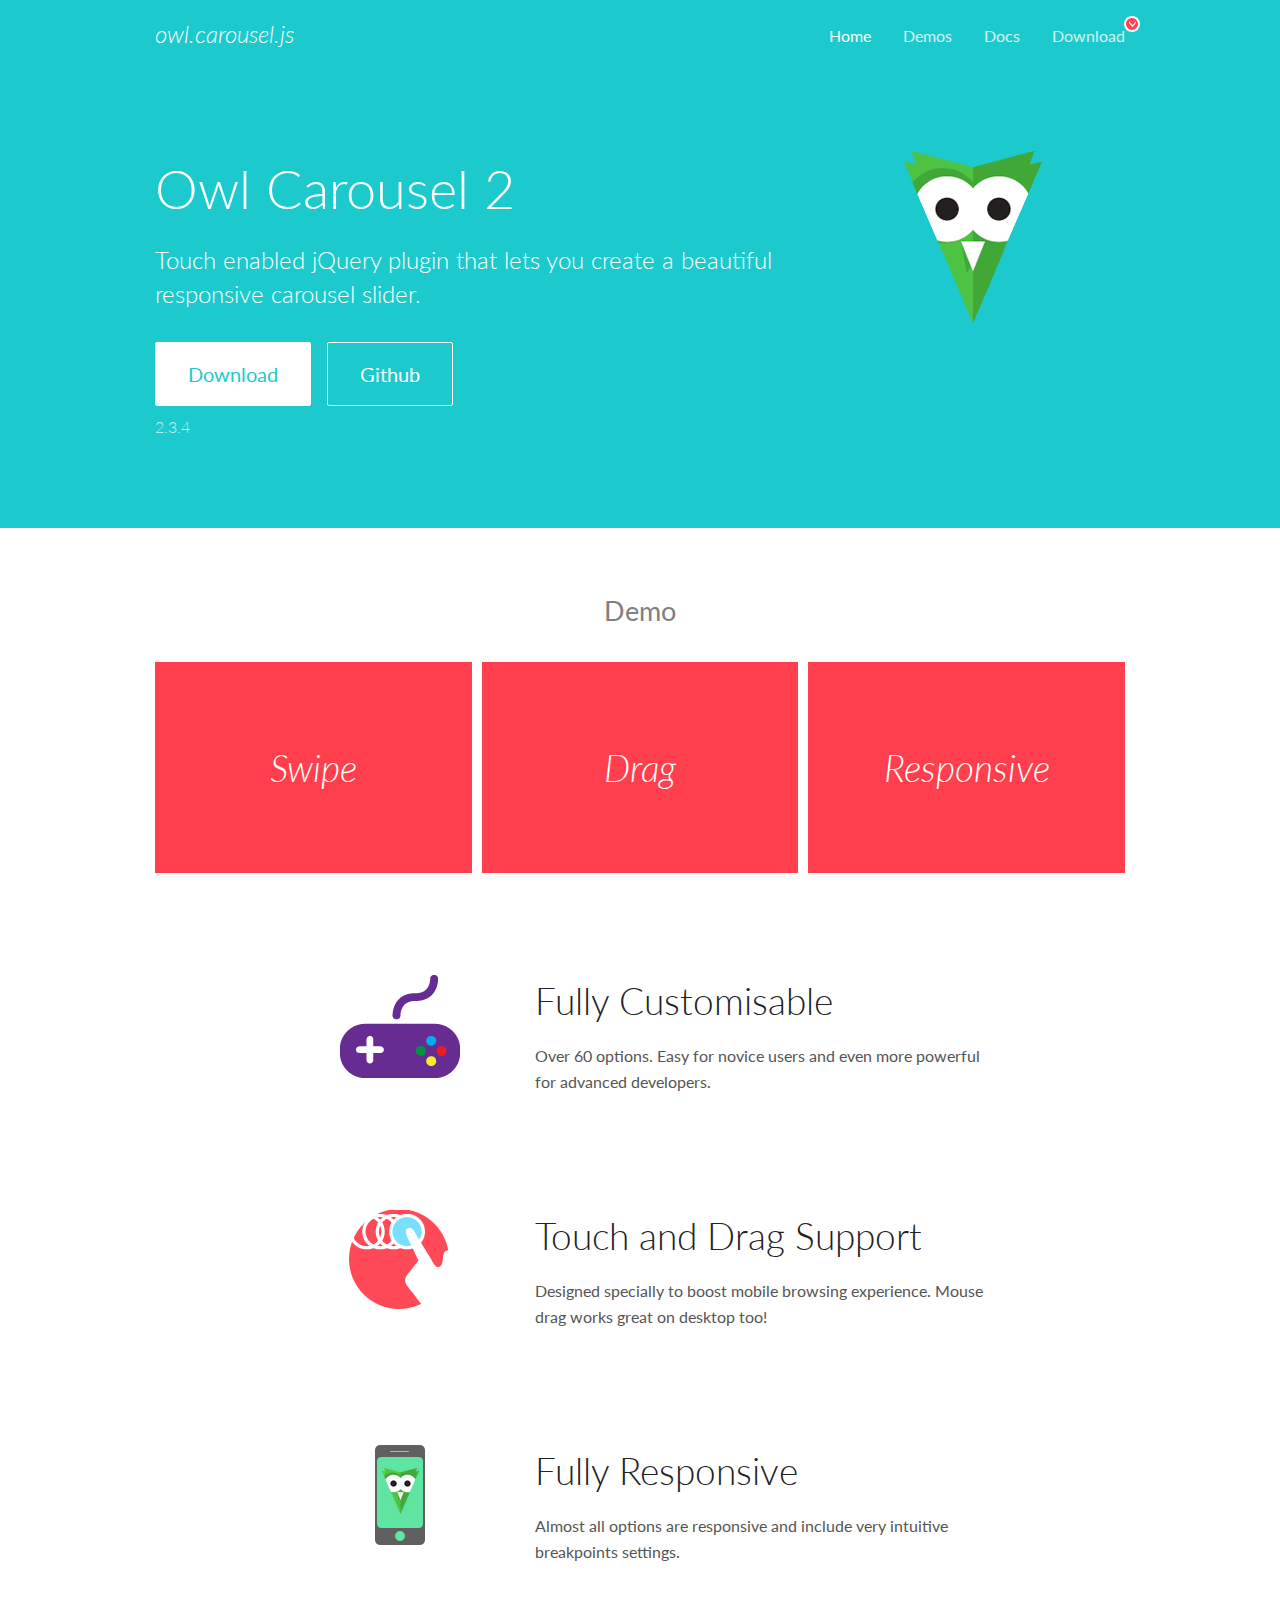
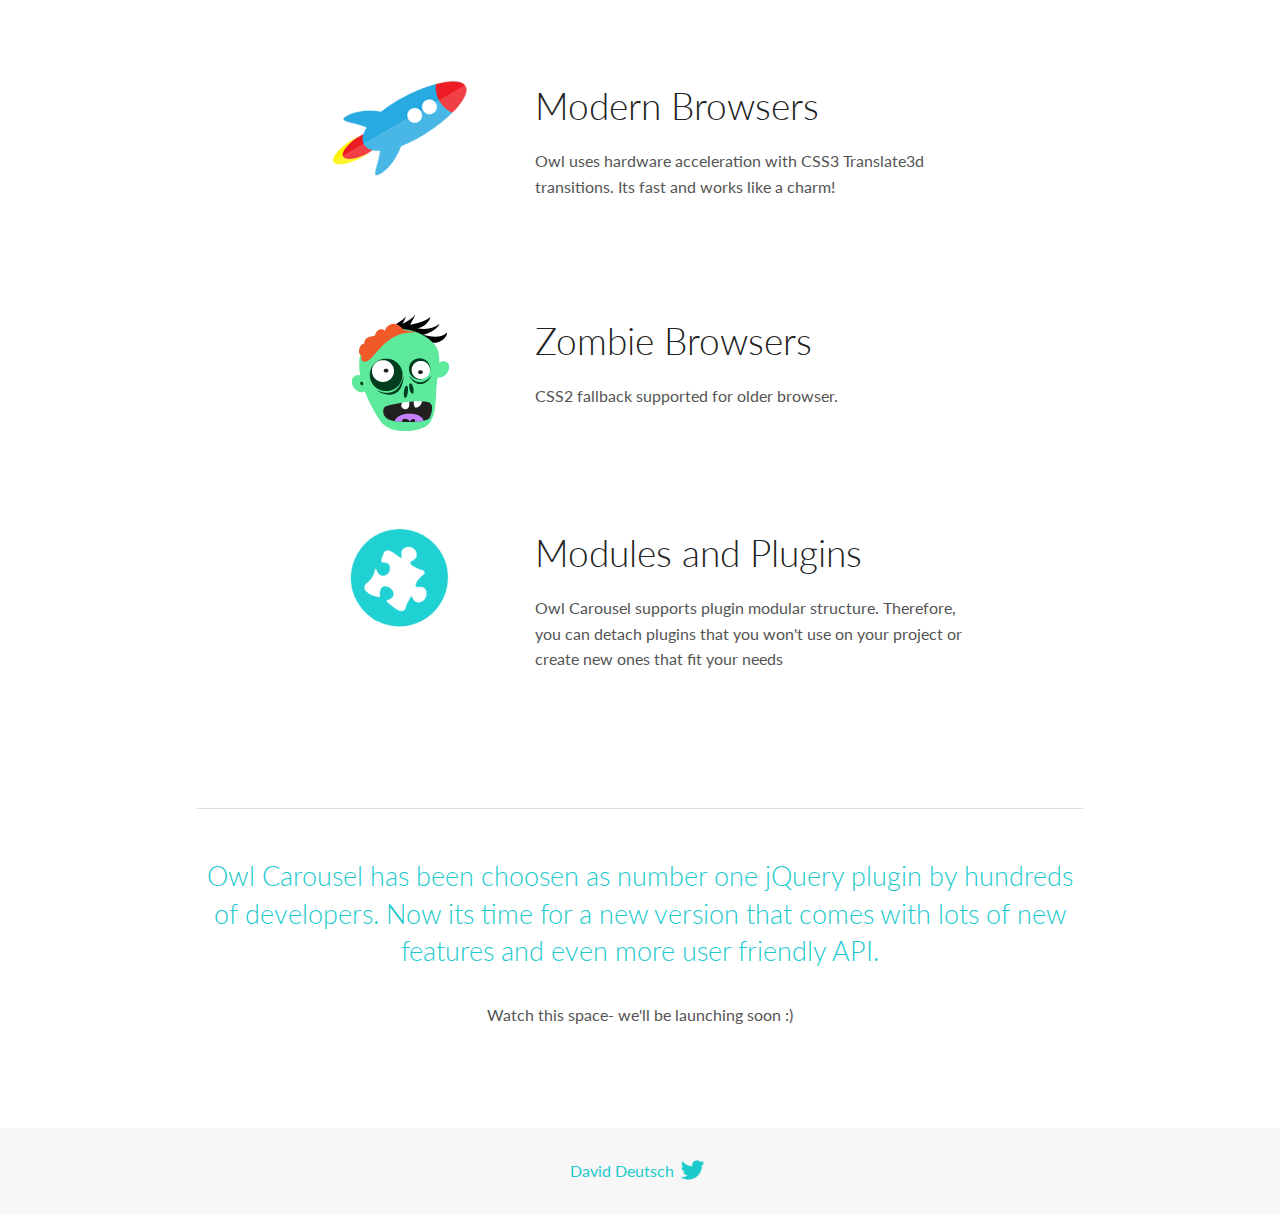
<file: OwlCarousel2-2.3.4/docs/index.html>
<!DOCTYPE html>
<html lang="en">
  <head>

    <!-- head -->
    <meta charset="utf-8">
    <meta name="msapplication-tap-highlight" content="no" />
    <meta name="viewport" content="width=device-width, initial-scale=1.0" />
    <meta name="description" content="Touch enabled jQuery plugin that lets you create beautiful responsive carousel slider.">
    <meta name="author" content="David Deutsch">
    <title>
      Home | Owl Carousel | 2.3.4
    </title>

    <!-- Stylesheets -->
    <link href='https://fonts.googleapis.com/css?family=Lato:300,400,700,400italic,300italic' rel='stylesheet' type='text/css'>
    <link rel="stylesheet" href="assets/css/docs.theme.min.css">

    <!-- Owl Stylesheets -->
    <link rel="stylesheet" href="assets/owlcarousel/assets/owl.carousel.min.css">
    <link rel="stylesheet" href="assets/owlcarousel/assets/owl.theme.default.min.css">

    <!-- HTML5 shim and Respond.js IE8 support of HTML5 elements and media queries -->

    <!--[if lt IE 9]>
      <script src="https://oss.maxcdn.com/libs/html5shiv/3.7.0/html5shiv.js"></script>
      <script src="https://oss.maxcdn.com/libs/respond.js/1.3.0/respond.min.js"></script>
    <![endif]-->

    <!-- Favicons -->
    <link rel="apple-touch-icon-precomposed" sizes="144x144" href="assets/ico/apple-touch-icon-144-precomposed.png">
    <link rel="shortcut icon" href="assets/ico/favicon.png">
    <link rel="shortcut icon" href="favicon.ico">

    <!-- Yeah i know js should not be in header. Its required for demos.-->

    <!-- javascript -->
    <script src="assets/vendors/jquery.min.js"></script>
    <script src="assets/owlcarousel/owl.carousel.js"></script>
  </head>
  <body>

    <!-- header -->
    <header class="header">
      <div class="row">
        <div class="large-12 columns">
          <div class="brand left">
            <h3>
              <a href="/OwlCarousel2/">owl.carousel.js</a> 
            </h3>
          </div>
          <a id="toggle-nav" class="right">
            <span></span> <span></span> <span></span> 
          </a> 
          <div class="nav-bar">
            <ul class="clearfix">
              <li class="active">
                <a href="/OwlCarousel2/index.html">Home</a> 
              </li>
              <li> <a href="/OwlCarousel2/demos/demos.html">Demos</a>  </li>
              <li> <a href="/OwlCarousel2/docs/started-welcome.html">Docs</a>  </li>
              <li>
                <a href="https://github.com/OwlCarousel2/OwlCarousel2/archive/2.3.4.zip">Download</a> 
                <span class="download"></span> 
              </li>
            </ul>
          </div>
        </div>
      </div>
    </header>

    <!-- home panel -->
    <section id="hero">
      <div class="row">
        <div class="large-8 medium-8 columns">
          <h1>Owl Carousel 2</h1>
          <h4>Touch enabled jQuery plugin that lets you create a beautiful responsive carousel slider.</h4>
          <a href="https://github.com/OwlCarousel2/OwlCarousel2/archive/2.3.4.zip" class="hero-button">Download</a> 
          <a href="https://github.com/OwlCarousel2/OwlCarousel2" class="hero-button outline">Github</a> 
          <p>2.3.4</p>
        </div>
        <div class="large-4 medium-4 columns">
          <img class="owl-logo" src="assets/img/owl-logo.png" alt="mr. Owl">
        </div>
      </div>
    </section>

    <!-- body -->
    <div class="home-demo">
      <div class="row">
        <div class="large-12 columns">
          <h3>Demo</h3>
          <div class="owl-carousel">
            <div class="item">
              <h2>Swipe</h2>
            </div>
            <div class="item">
              <h2>Drag</h2>
            </div>
            <div class="item">
              <h2>Responsive</h2>
            </div>
            <div class="item">
              <h2>CSS3</h2>
            </div>
            <div class="item">
              <h2>Fast</h2>
            </div>
            <div class="item">
              <h2>Easy</h2>
            </div>
            <div class="item">
              <h2>Free</h2>
            </div>
            <div class="item">
              <h2>Upgradable</h2>
            </div>
            <div class="item">
              <h2>Tons of options</h2>
            </div>
            <div class="item">
              <h2>Infinity</h2>
            </div>
            <div class="item">
              <h2>Auto Width</h2>
            </div>
          </div>
        </div>
      </div>
    </div>
    <script>
      var owl = $('.owl-carousel');
      owl.owlCarousel({
        margin: 10,
        loop: true,
        responsive: {
          0: {
            items: 1
          },
          600: {
            items: 2
          },
          1000: {
            items: 3
          }
        }
      })
    </script>

    <!-- features -->
    <div id="features">
      <div class="row">
        <div class="small-12 medium-9 small-centered columns">
          <section class="row feature">
            <div class="medium-4 small-12 columns">
              <img src="assets/img/feature-options.png" alt="">
            </div>
            <div class="medium-8 small-12 columns">
              <h2>Fully Customisable</h2>
              <p>Over 60 options. Easy for novice users and even more powerful for advanced developers.</p>
            </div>
          </section>
          <section class="row feature">
            <div class="medium-4 small-12 columns">
              <img src="assets/img/feature-drag.png" alt="">
            </div>
            <div class="medium-8 small-12 columns">
              <h2>Touch and Drag Support</h2>
              <p>Designed specially to boost mobile browsing experience. Mouse drag works great on desktop too!</p>
            </div>
          </section>
          <section class="row feature">
            <div class="medium-4 small-12 columns">
              <img src="assets/img/feature-responsive.png" alt="">
            </div>
            <div class="medium-8 small-12 columns">
              <h2>Fully Responsive</h2>
              <p>Almost all options are responsive and include very intuitive breakpoints settings.</p>
            </div>
          </section>
          <section class="row feature">
            <div class="medium-4 small-12 columns">
              <img src="assets/img/feature-modern.png" alt="">
            </div>
            <div class="medium-8 small-12 columns">
              <h2>Modern Browsers</h2>
              <p>Owl uses hardware acceleration with CSS3 Translate3d transitions. Its fast and works like a charm! </p>
            </div>
          </section>
          <section class="row feature">
            <div class="medium-4 small-12 columns">
              <img src="assets/img/feature-zombie.png" alt="">
            </div>
            <div class="medium-8 small-12 columns">
              <h2>Zombie Browsers</h2>
              <p>CSS2 fallback supported for older browser.</p>
            </div>
          </section>
          <section class="row feature">
            <div class="medium-4 small-12 columns">
              <img src="assets/img/feature-module.png" alt="">
            </div>
            <div class="medium-8 small-12 columns">
              <h2>Modules and Plugins</h2>
              <p>Owl Carousel supports plugin modular structure. Therefore, you can detach plugins that you won&#x27;t use on your project or create new ones that fit your needs</p>
            </div>
          </section>
        </div>
      </div>
    </div>

    <!-- footer -->
    <section id="teaser-text">
      <div class="row">
        <div class="small-12 medium-11 small-centered columns">
          <hr>
          <h3 id="owl-carousel-has-been-choosen-as-number-one-jquery-plugin-by-hundreds-of-developers-now-its-time-for-a-new-version-that-comes-with-lots-of-new-features-and-even-more-user-friendly-api-">Owl Carousel has been choosen as number one jQuery plugin by hundreds of developers. Now its time for a new version that comes with lots of new features and even more user friendly API.</h3>
          <p>Watch this space- we&#39;ll be launching soon :)</p>
        </div>
      </div>
    </section>

    <!-- footer -->
    <footer class="footer">
      <div class="row">
        <div class="large-12 columns">
          <h5>
            <a href="/OwlCarousel2/docs/support-contact.html">David Deutsch</a> 
            <a id="custom-tweet-button" href="https://twitter.com/share?url=https://github.com/OwlCarousel2/OwlCarousel2&text=Owl Carousel - This is so awesome! " target="_blank"></a> 
          </h5>
        </div>
      </div>
    </footer>

    <!-- vendors -->
    <script src="assets/vendors/highlight.js"></script>
    <script src="assets/js/app.js"></script>
  </body>
</html>
</file>
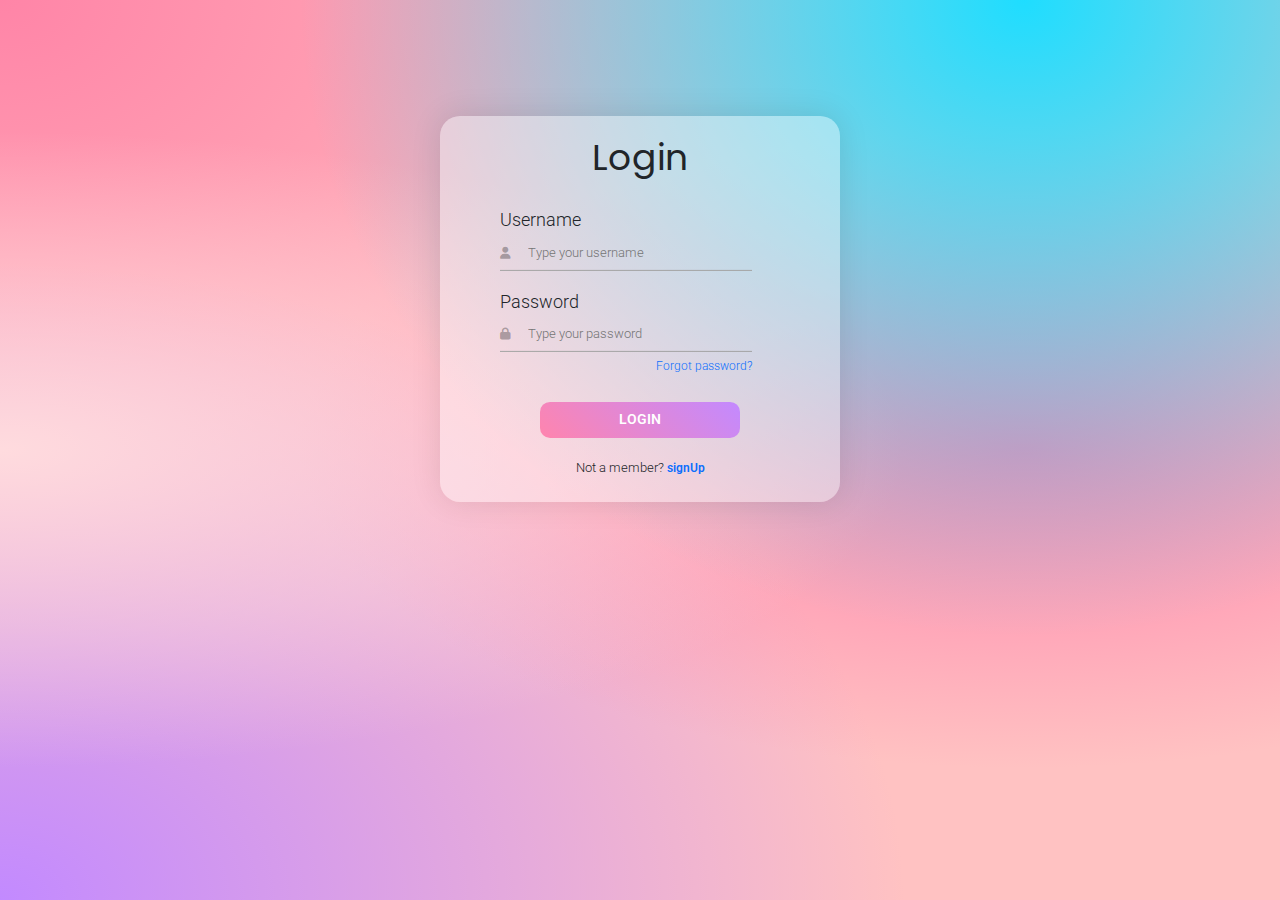
<file: Login.html>
<html lang="en">
<head>
  <meta charset="UTF-8">
  <meta http-equiv="X-UA-Compatible" content="IE=edge">
  <meta name="viewport" content="width=device-width, initial-scale=1.0">
  <title>Login</title>
  <link rel="stylesheet" href="Other/fontawesome.css">
  <link rel="stylesheet" href="Other/solid.css">
  <link rel="stylesheet" href="Other/all.css">
  <link rel="stylesheet" href="Other/css/bootstrap.css">
  <link rel="stylesheet" href="signup-signIn.css">
  <link rel="stylesheet" href="https://use.fontawesome.com/releases/v5.15.2/css/all.css" integrity="sha384-vSIIfh2YWi9wW0r9iZe7RJPrKwp6bG+s9QZMoITbCckVJqGCCRhc+ccxNcdpHuYu" crossorigin="anonymous">
</head>
<body>
  <section class="top-login-form">
    <h1>Login</h1>
    <div class="login-form">
      <h4>Username</h4>
      <div class="username-input">
        <i class="fas fa-user"></i>
        <input type="text" placeholder="Type your username">
      </div>
      <h4>Password</h4>
      <div class="password-input">
        <i class="fas fa-lock"></i>
        <input type="text" placeholder="Type your password">
      </div>
      <p><a href="#">Forgot password?</a></p>
    </div>
    <a href="#" class="login-btn">
     LOGIN
    </a>
    <div class="alternative-signup">
      <p>Not a member? <span><a href="signUp.html">signUp</a></span></p>
    </div>
  </section>
</body>
</html>
</file>
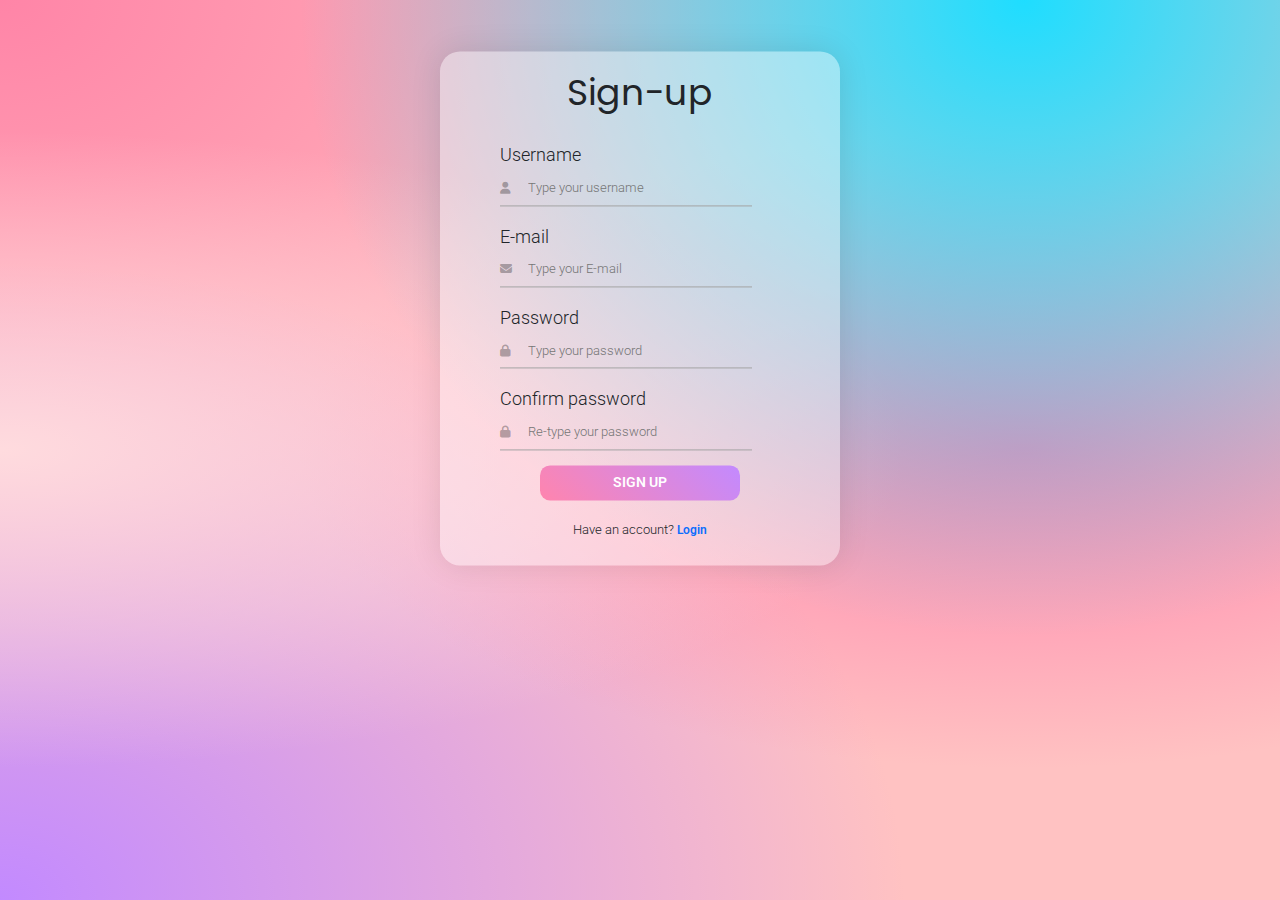
<file: signUp.html>
<html lang="en">
<head>
  <meta charset="UTF-8">
  <meta http-equiv="X-UA-Compatible" content="IE=edge">
  <meta name="viewport" content="width=device-width, initial-scale=1.0">
  <title>Sign-up</title>
  <link rel="stylesheet" href="Other/fontawesome.css">
  <link rel="stylesheet" href="Other/solid.css">
  <link rel="stylesheet" href="Other/all.css">
  <link rel="stylesheet" href="Other/css/bootstrap.css">
  <link rel="stylesheet" href="signup-signIn.css">
  <link rel="stylesheet" href="https://use.fontawesome.com/releases/v5.15.2/css/all.css" integrity="sha384-vSIIfh2YWi9wW0r9iZe7RJPrKwp6bG+s9QZMoITbCckVJqGCCRhc+ccxNcdpHuYu" crossorigin="anonymous">
</head>
<body>
  <section>
    <h1>Sign-up</h1>
    <div class="login-form">
      <h4>Username</h4>
      <div class="username-input">
        <i class="fas fa-user"></i>
        <input type="text" placeholder="Type your username">
      </div>
      <h4>E-mail</h4>
      <div class="username-input">
        <i class="fa-solid fa-envelope"></i>
        <input type="text" placeholder="Type your E-mail">
      </div>
      <h4>Password</h4>
      <div class="password-input">
        <i class="fas fa-lock"></i>
        <input type="text" placeholder="Type your password">
      </div>
      <h4>Confirm password</h4>
      <div class="password-input">
        <i class="fas fa-lock"></i>
        <input type="text" placeholder="Re-type your password">
      </div>
      <!-- <p><a href="#">Forgot password?</a></p> -->
    </div>
    <a href="#" class="login-btn">
     SIGN UP
    </a>
    <div class="alternative-signup">
      <p>Have an account? <span><a href="Login.html">Login</a></span></p>
    </div>
  </section>
</body>
</html>
</file>
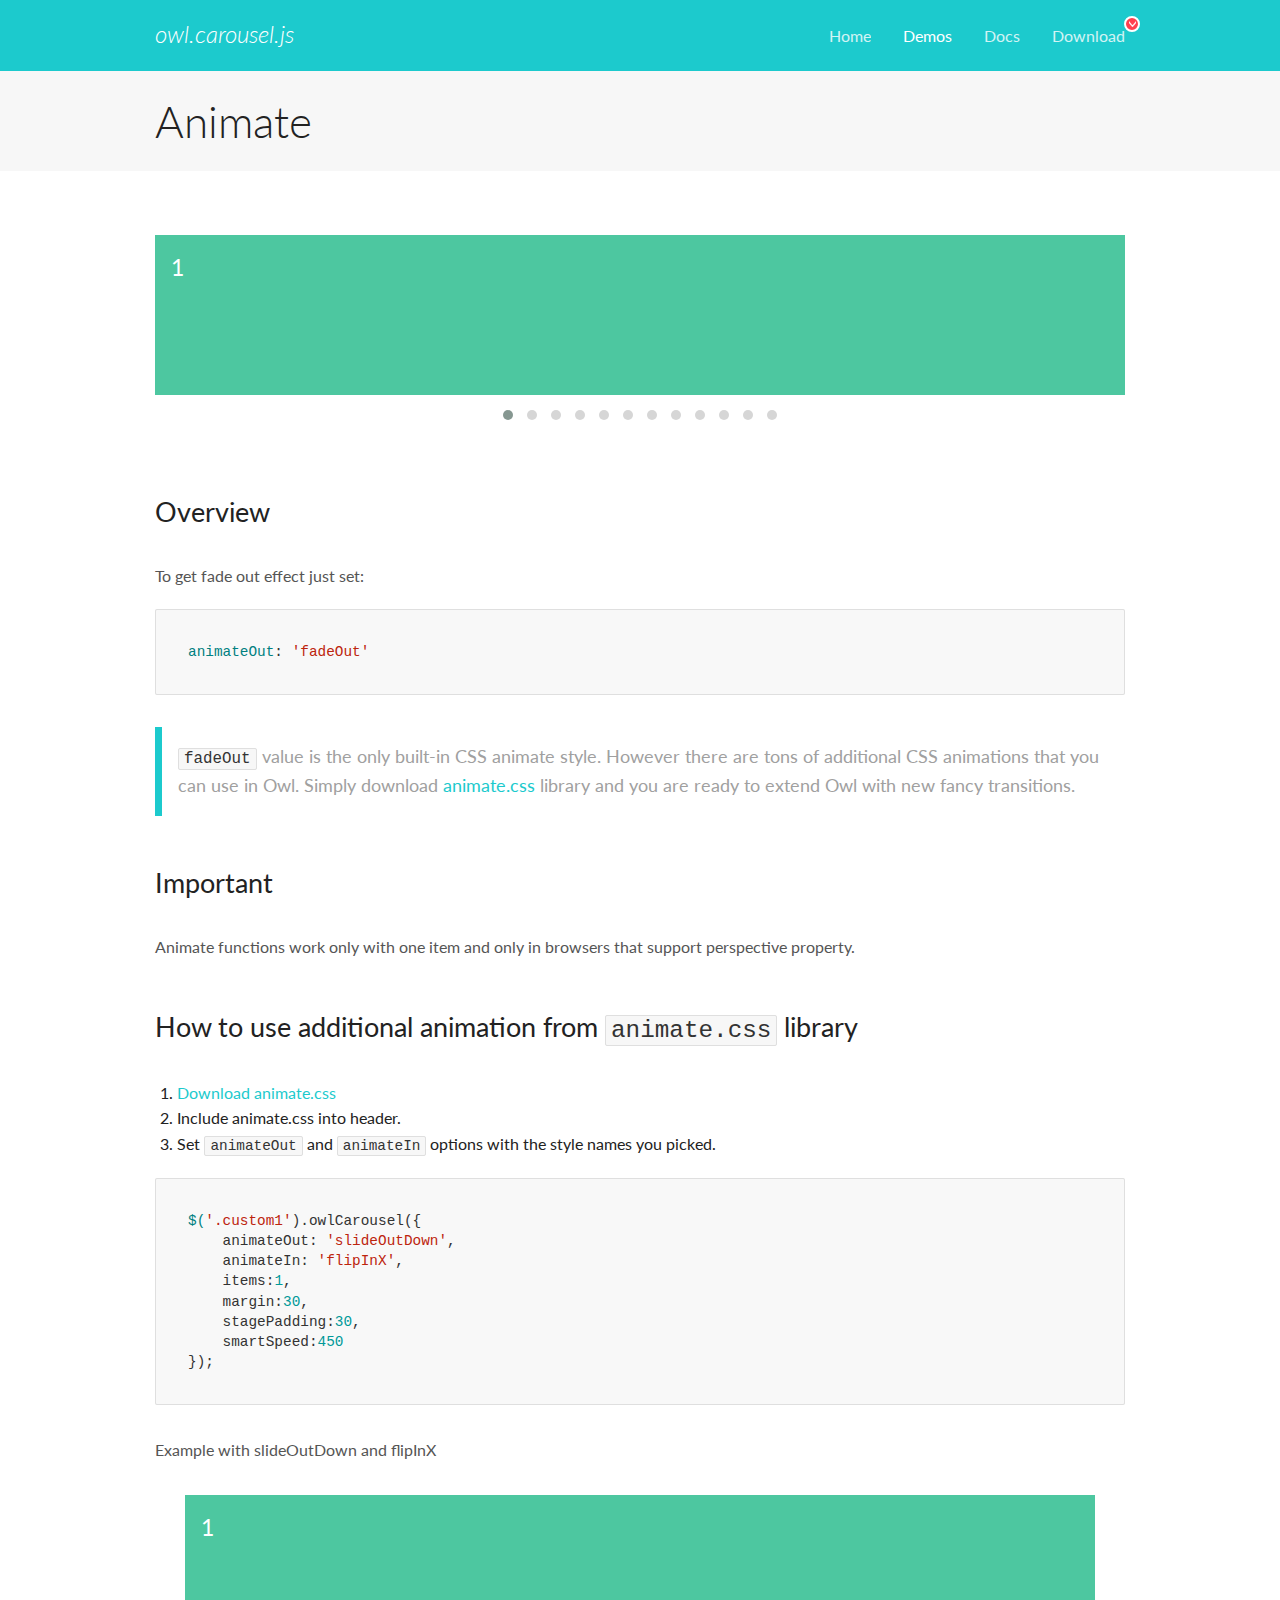
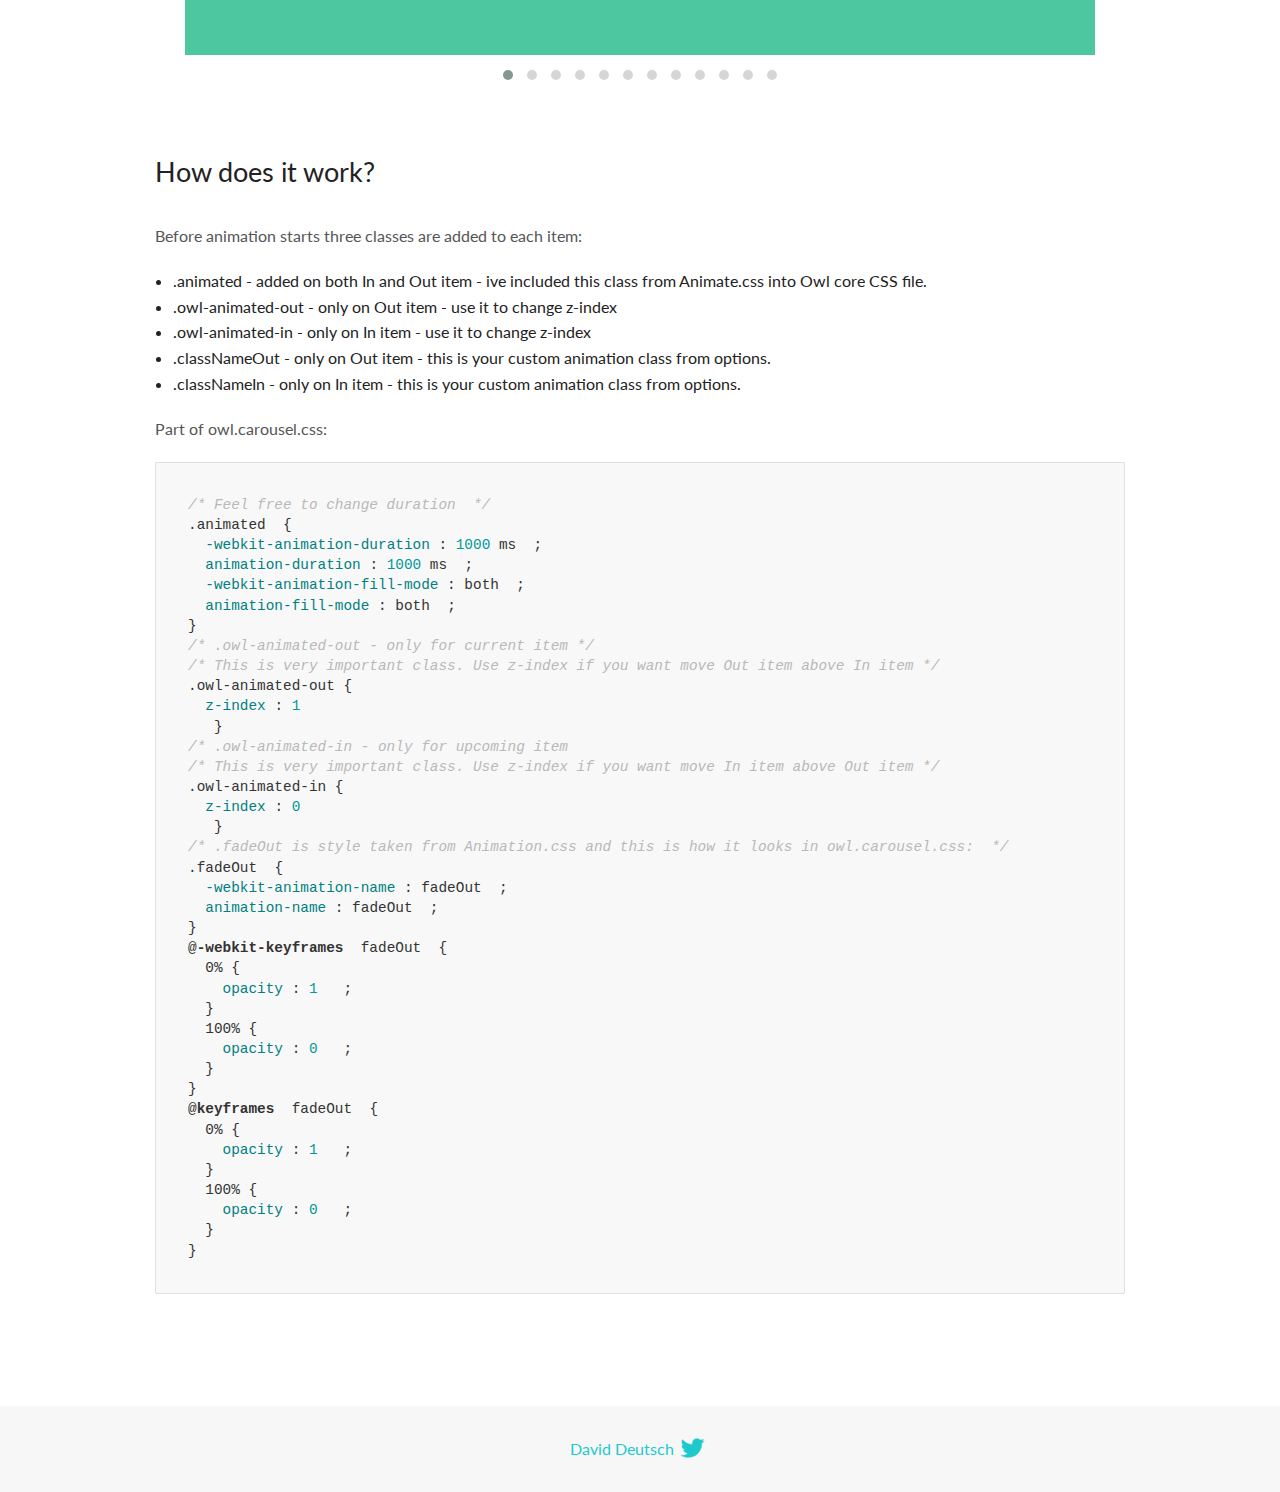
<file: OwlCarousel2-2.3.4/docs/demos/animate.html>
<!DOCTYPE html>
<html lang="en">
  <head>

    <!-- head -->
    <meta charset="utf-8">
    <meta name="msapplication-tap-highlight" content="no" />
    <meta name="viewport" content="width=device-width, initial-scale=1.0" />
    <meta name="description" content="Animate carousel">
    <meta name="author" content="David Deutsch">
    <title>
      Animate Demo | Owl Carousel | 2.3.4
    </title>

    <!-- Stylesheets -->
    <link href='https://fonts.googleapis.com/css?family=Lato:300,400,700,400italic,300italic' rel='stylesheet' type='text/css'>
    <link rel="stylesheet" href="../assets/css/docs.theme.min.css">

    <!-- Owl Stylesheets -->
    <link rel="stylesheet" href="../assets/owlcarousel/assets/owl.carousel.min.css">
    <link rel="stylesheet" href="../assets/owlcarousel/assets/owl.theme.default.min.css">

    <!-- HTML5 shim and Respond.js IE8 support of HTML5 elements and media queries -->

    <!--[if lt IE 9]>
      <script src="https://oss.maxcdn.com/libs/html5shiv/3.7.0/html5shiv.js"></script>
      <script src="https://oss.maxcdn.com/libs/respond.js/1.3.0/respond.min.js"></script>
    <![endif]-->

    <!-- Favicons -->
    <link rel="apple-touch-icon-precomposed" sizes="144x144" href="../assets/ico/apple-touch-icon-144-precomposed.png">
    <link rel="shortcut icon" href="../assets/ico/favicon.png">
    <link rel="shortcut icon" href="favicon.ico">

    <!-- Yeah i know js should not be in header. Its required for demos.-->

    <!-- javascript -->
    <script src="../assets/vendors/jquery.min.js"></script>
    <script src="../assets/owlcarousel/owl.carousel.js"></script>
  </head>
  <body>

    <!-- header -->
    <header class="header">
      <div class="row">
        <div class="large-12 columns">
          <div class="brand left">
            <h3>
              <a href="/OwlCarousel2/">owl.carousel.js</a> 
            </h3>
          </div>
          <a id="toggle-nav" class="right">
            <span></span> <span></span> <span></span> 
          </a> 
          <div class="nav-bar">
            <ul class="clearfix">
              <li> <a href="/OwlCarousel2/index.html">Home</a>  </li>
              <li class="active">
                <a href="/OwlCarousel2/demos/demos.html">Demos</a> 
              </li>
              <li> <a href="/OwlCarousel2/docs/started-welcome.html">Docs</a>  </li>
              <li>
                <a href="https://github.com/OwlCarousel2/OwlCarousel2/archive/2.3.4.zip">Download</a> 
                <span class="download"></span> 
              </li>
            </ul>
          </div>
        </div>
      </div>
    </header>

    <!-- title -->
    <section class="title">
      <div class="row">
        <div class="large-12 columns">
          <h1>Animate</h1>
        </div>
      </div>
    </section>

    <!--  Demos -->
    <section id="demos">
      <div class="row">
        <div class="large-12 columns">
          <div class="fadeOut owl-carousel owl-theme">
            <div class="item">
              <h4>1</h4>
            </div>
            <div class="item">
              <h4>2</h4>
            </div>
            <div class="item">
              <h4>3</h4>
            </div>
            <div class="item">
              <h4>4</h4>
            </div>
            <div class="item">
              <h4>5</h4>
            </div>
            <div class="item">
              <h4>6</h4>
            </div>
            <div class="item">
              <h4>7</h4>
            </div>
            <div class="item">
              <h4>8</h4>
            </div>
            <div class="item">
              <h4>9</h4>
            </div>
            <div class="item">
              <h4>10</h4>
            </div>
            <div class="item">
              <h4>11</h4>
            </div>
            <div class="item">
              <h4>12</h4>
            </div>
          </div>
          <h3 id="overview">Overview</h3>
          <p>To get fade out effect just set:</p>
          <pre><code>animateOut: &#39;fadeOut&#39;</code></pre>
          <blockquote>
            <p><code>fadeOut</code> value is the only built-in CSS animate style. However there are tons of additional CSS animations that you can use in Owl. Simply download
              <a href="https://daneden.github.io/animate.css/">animate.css</a>  library and you are ready to extend Owl with new fancy transitions.</p>
          </blockquote>
          <h3 id="important">Important</h3>
          <p>Animate functions work only with one item and only in browsers that support perspective property.</p>
          <h3 id="how-to-use-additional-animation-from-animate-css-library">How to use additional animation from <code>animate.css</code> library</h3>
          <ol>
            <li> <a href="https://daneden.github.io/animate.css/">Download animate.css</a>  </li>
            <li>Include animate.css into header.</li>
            <li>Set <code>animateOut</code> and <code>animateIn</code> options with the style names you picked.</li>
          </ol>
          <pre><code>$(&#39;.custom1&#39;).owlCarousel({
    animateOut: &#39;slideOutDown&#39;,
    animateIn: &#39;flipInX&#39;,
    items:1,
    margin:30,
    stagePadding:30,
    smartSpeed:450
});</code></pre>
          <p>Example with slideOutDown and flipInX</p>
          <div class="custom1 owl-carousel owl-theme">
            <div class="item">
              <h4>1</h4>
            </div>
            <div class="item">
              <h4>2</h4>
            </div>
            <div class="item">
              <h4>3</h4>
            </div>
            <div class="item">
              <h4>4</h4>
            </div>
            <div class="item">
              <h4>5</h4>
            </div>
            <div class="item">
              <h4>6</h4>
            </div>
            <div class="item">
              <h4>7</h4>
            </div>
            <div class="item">
              <h4>8</h4>
            </div>
            <div class="item">
              <h4>9</h4>
            </div>
            <div class="item">
              <h4>10</h4>
            </div>
            <div class="item">
              <h4>11</h4>
            </div>
            <div class="item">
              <h4>12</h4>
            </div>
          </div>
          <h3 id="how-does-it-work-">How does it work?</h3>
          <p>Before animation starts three classes are added to each item:</p>
          <ul>
            <li>.animated - added on both In and Out item - ive included this class from Animate.css into Owl core CSS file.</li>
            <li>.owl-animated-out - only on Out item - use it to change z-index</li>
            <li>.owl-animated-in - only on In item - use it to change z-index</li>
            <li>.classNameOut - only on Out item - this is your custom animation class from options.</li>
            <li>.classNameIn - only on In item - this is your custom animation class from options.</li>
          </ul>
          <p>Part of owl.carousel.css:</p>
          <pre><code class="language-css"><span class="comment">/* Feel free to change duration  */</span> 
<span class="class">.animated</span>  <span class="rules">{
  <span class="rule"><span class="attribute">-webkit-animation-duration</span> :<span class="value"> <span class="number">1000</span> ms</span> </span> ;
  <span class="rule"><span class="attribute">animation-duration</span> :<span class="value"> <span class="number">1000</span> ms</span> </span> ;
  <span class="rule"><span class="attribute">-webkit-animation-fill-mode</span> :<span class="value"> both</span> </span> ;
  <span class="rule"><span class="attribute">animation-fill-mode</span> :<span class="value"> both</span> </span> ;
<span class="rule">}</span> </span> 
<span class="comment">/* .owl-animated-out - only for current item */</span> 
<span class="comment">/* This is very important class. Use z-index if you want move Out item above In item */</span> 
<span class="class">.owl-animated-out</span> <span class="rules">{
  <span class="rule"><span class="attribute">z-index</span> :<span class="value"> <span class="number">1</span> 
</span> </span> </span> }
<span class="comment">/* .owl-animated-in - only for upcoming item
/* This is very important class. Use z-index if you want move In item above Out item */</span> 
<span class="class">.owl-animated-in</span> <span class="rules">{
  <span class="rule"><span class="attribute">z-index</span> :<span class="value"> <span class="number">0</span> 
</span> </span> </span> }
<span class="comment">/* .fadeOut is style taken from Animation.css and this is how it looks in owl.carousel.css:  */</span> 
<span class="class">.fadeOut</span>  <span class="rules">{
  <span class="rule"><span class="attribute">-webkit-animation-name</span> :<span class="value"> fadeOut</span> </span> ;
  <span class="rule"><span class="attribute">animation-name</span> :<span class="value"> fadeOut</span> </span> ;
<span class="rule">}</span> </span> 
<span class="at_rule">@<span class="keyword">-webkit-keyframes</span>  fadeOut </span> {
  0% <span class="rules">{
    <span class="rule"><span class="attribute">opacity</span> :<span class="value"> <span class="number">1</span> </span> </span> ;
  <span class="rule">}</span> </span> 
  100% <span class="rules">{
    <span class="rule"><span class="attribute">opacity</span> :<span class="value"> <span class="number">0</span> </span> </span> ;
  <span class="rule">}</span> </span> 
}
<span class="at_rule">@<span class="keyword">keyframes</span>  fadeOut </span> {
  0% <span class="rules">{
    <span class="rule"><span class="attribute">opacity</span> :<span class="value"> <span class="number">1</span> </span> </span> ;
  <span class="rule">}</span> </span> 
  100% <span class="rules">{
    <span class="rule"><span class="attribute">opacity</span> :<span class="value"> <span class="number">0</span> </span> </span> ;
  <span class="rule">}</span> </span> 
}</code></pre>
          <link rel="stylesheet" href="../assets/css/animate.css">
          <script>
            jQuery(document).ready(function($) {
              $('.fadeOut').owlCarousel({
                items: 1,
                animateOut: 'fadeOut',
                loop: true,
                margin: 10,
              });
              $('.custom1').owlCarousel({
                animateOut: 'slideOutDown',
                animateIn: 'flipInX',
                items: 1,
                margin: 30,
                stagePadding: 30,
                smartSpeed: 450
              });
            });
          </script>
        </div>
      </div>
    </section>

    <!-- footer -->
    <footer class="footer">
      <div class="row">
        <div class="large-12 columns">
          <h5>
            <a href="/OwlCarousel2/docs/support-contact.html">David Deutsch</a> 
            <a id="custom-tweet-button" href="https://twitter.com/share?url=https://github.com/OwlCarousel2/OwlCarousel2&text=Owl Carousel - This is so awesome! " target="_blank"></a> 
          </h5>
        </div>
      </div>
    </footer>

    <!-- vendors -->
    <script src="../assets/vendors/highlight.js"></script>
    <script src="../assets/js/app.js"></script>
  </body>
</html>
</file>
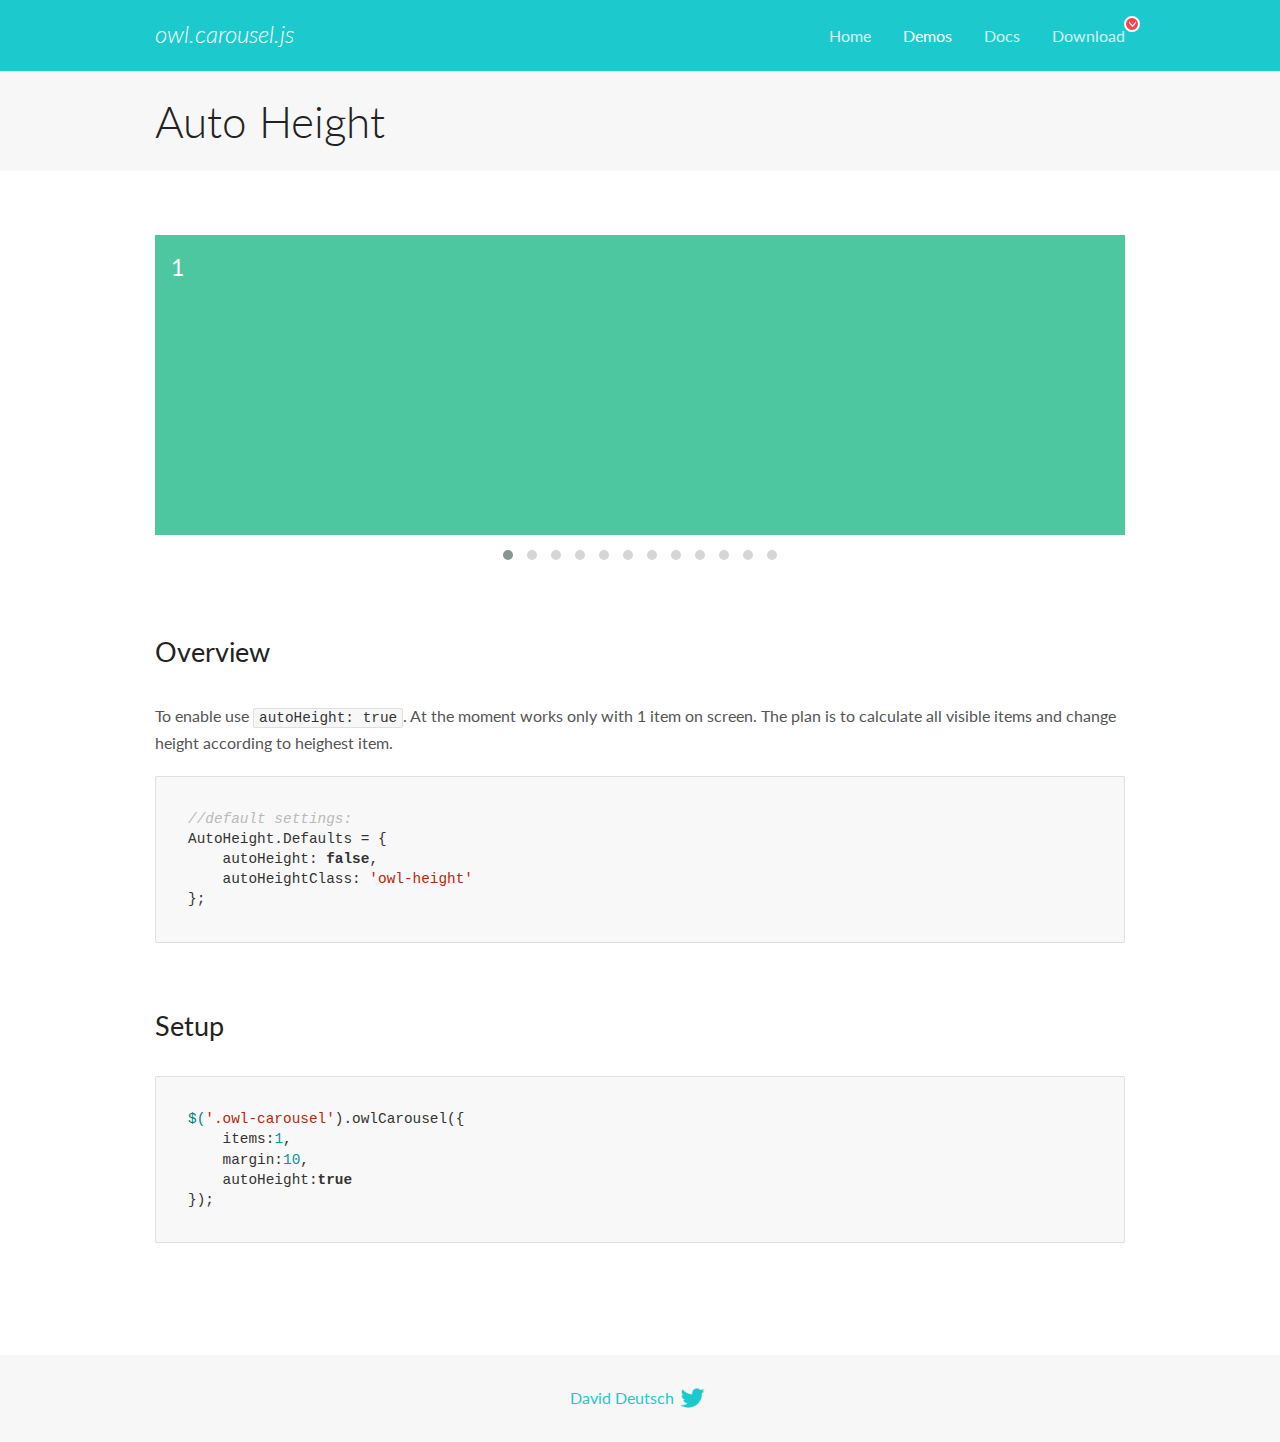
<file: OwlCarousel2-2.3.4/docs/demos/autoheight.html>
<!DOCTYPE html>
<html lang="en">
  <head>

    <!-- head -->
    <meta charset="utf-8">
    <meta name="msapplication-tap-highlight" content="no" />
    <meta name="viewport" content="width=device-width, initial-scale=1.0" />
    <meta name="description" content="autoHeight usage demo">
    <meta name="author" content="David Deutsch">
    <title>
      Auto Height Demo | Owl Carousel | 2.3.4
    </title>

    <!-- Stylesheets -->
    <link href='https://fonts.googleapis.com/css?family=Lato:300,400,700,400italic,300italic' rel='stylesheet' type='text/css'>
    <link rel="stylesheet" href="../assets/css/docs.theme.min.css">

    <!-- Owl Stylesheets -->
    <link rel="stylesheet" href="../assets/owlcarousel/assets/owl.carousel.min.css">
    <link rel="stylesheet" href="../assets/owlcarousel/assets/owl.theme.default.min.css">

    <!-- HTML5 shim and Respond.js IE8 support of HTML5 elements and media queries -->

    <!--[if lt IE 9]>
      <script src="https://oss.maxcdn.com/libs/html5shiv/3.7.0/html5shiv.js"></script>
      <script src="https://oss.maxcdn.com/libs/respond.js/1.3.0/respond.min.js"></script>
    <![endif]-->

    <!-- Favicons -->
    <link rel="apple-touch-icon-precomposed" sizes="144x144" href="../assets/ico/apple-touch-icon-144-precomposed.png">
    <link rel="shortcut icon" href="../assets/ico/favicon.png">
    <link rel="shortcut icon" href="favicon.ico">

    <!-- Yeah i know js should not be in header. Its required for demos.-->

    <!-- javascript -->
    <script src="../assets/vendors/jquery.min.js"></script>
    <script src="../assets/owlcarousel/owl.carousel.js"></script>
  </head>
  <body>

    <!-- header -->
    <header class="header">
      <div class="row">
        <div class="large-12 columns">
          <div class="brand left">
            <h3>
              <a href="/OwlCarousel2/">owl.carousel.js</a> 
            </h3>
          </div>
          <a id="toggle-nav" class="right">
            <span></span> <span></span> <span></span> 
          </a> 
          <div class="nav-bar">
            <ul class="clearfix">
              <li> <a href="/OwlCarousel2/index.html">Home</a>  </li>
              <li class="active">
                <a href="/OwlCarousel2/demos/demos.html">Demos</a> 
              </li>
              <li> <a href="/OwlCarousel2/docs/started-welcome.html">Docs</a>  </li>
              <li>
                <a href="https://github.com/OwlCarousel2/OwlCarousel2/archive/2.3.4.zip">Download</a> 
                <span class="download"></span> 
              </li>
            </ul>
          </div>
        </div>
      </div>
    </header>

    <!-- title -->
    <section class="title">
      <div class="row">
        <div class="large-12 columns">
          <h1>Auto Height</h1>
        </div>
      </div>
    </section>

    <!--  Demos -->
    <section id="demos">
      <div class="row">
        <div class="large-12 columns">
          <div class="owl-carousel owl-theme">
            <div class="item" style="height:300px">
              <h4>1</h4>
            </div>
            <div class="item" style="height:100px">
              <h4>2</h4>
            </div>
            <div class="item" style="height:500px">
              <h4>3</h4>
            </div>
            <div class="item" style="height:250px">
              <h4>4</h4>
            </div>
            <div class="item" style="height:400px">
              <h4>5</h4>
            </div>
            <div class="item" style="height:500px">
              <h4>6</h4>
            </div>
            <div class="item" style="height:600px">
              <h4>7</h4>
            </div>
            <div class="item" style="height:400px">
              <h4>8</h4>
            </div>
            <div class="item" style="height:300px">
              <h4>9</h4>
            </div>
            <div class="item" style="height:350px">
              <h4>10</h4>
            </div>
            <div class="item" style="height:200px">
              <h4>11</h4>
            </div>
            <div class="item" style="height:150px">
              <h4>12</h4>
            </div>
          </div>
          <h3 id="overview">Overview</h3>
          <p>To enable use <code>autoHeight: true</code>. At the moment works only with 1 item on screen. The plan is to calculate all visible items and change height according to heighest item.</p>
          <pre><code>//default settings:
AutoHeight.Defaults = {
    autoHeight: false,
    autoHeightClass: &#39;owl-height&#39;
};</code></pre>
          <h3 id="setup">Setup</h3>
          <pre><code>$(&#39;.owl-carousel&#39;).owlCarousel({
    items:1,
    margin:10,
    autoHeight:true
});</code></pre>
          <script>
            $(document).ready(function() {
              $('.owl-carousel').owlCarousel({
                items: 1,
                margin: 10,
                autoHeight: true
              });
            })
          </script>
        </div>
      </div>
    </section>

    <!-- footer -->
    <footer class="footer">
      <div class="row">
        <div class="large-12 columns">
          <h5>
            <a href="/OwlCarousel2/docs/support-contact.html">David Deutsch</a> 
            <a id="custom-tweet-button" href="https://twitter.com/share?url=https://github.com/OwlCarousel2/OwlCarousel2&text=Owl Carousel - This is so awesome! " target="_blank"></a> 
          </h5>
        </div>
      </div>
    </footer>

    <!-- vendors -->
    <script src="../assets/vendors/highlight.js"></script>
    <script src="../assets/js/app.js"></script>
  </body>
</html>
</file>
<file: signup-signIn.css>
@import url('https://fonts.googleapis.com/css2?family=Poppins:wght@400;500;600&family=Roboto+Condensed:wght@700&family=Roboto:wght@300;400;500;600;700&display=swap');


* {
  font-family: 'Roboto', sans-serif;
  box-sizing: border-box;
  margin: 0;
  padding: 0;
  font-size: 12px;
}
a{
    text-decoration: none;
}
body {
  background-color: #fff9f9;
  /* min-height: 600px;
  min-width: 700px; */
  /* height: 100vh; */
  height: 100%;
  /* width: 100vw; */
  background-color:hsla(0,100%,88%,1);
  background-image:
radial-gradient(at 80% 0%, hsla(189,100%,56%,1) 0px, transparent 50%),
radial-gradient(at 0% 50%, hsla(355,100%,93%,1) 0px, transparent 50%),
radial-gradient(at 80% 50%, hsla(340,100%,76%,1) 0px, transparent 50%),
radial-gradient(at 0% 100%, hsla(269,100%,77%,1) 0px, transparent 50%),
radial-gradient(at 0% 0%, hsla(343,100%,76%,1) 0px, transparent 50%);
}

section {
  margin: 0 auto;
  width: 400px;
  min-height: 380px;
  transform: translateY(10%);
  display: flex;
  flex-direction: column;
  align-items: center;
  justify-content: space-evenly;
  background-color: rgba(255,255,255,0.4);
  border-radius: 20px;
  box-shadow: 0px 0 31px 0px rgb(0 0 0 / 10%);
}
.top-login-form{
  margin: 0 auto;
  width: 400px;
  min-height: 380px;
  transform: translateY(30%);
  display: flex;
  flex-direction: column;
  align-items: center;
  justify-content: space-evenly;
  background-color: rgba(255,255,255,0.4);
  border-radius: 20px;
  box-shadow: 0px 0 31px 0px rgb(0 0 0 / 10%);
}

h1 {
  margin: 20px 0 10px 0;
  font-size: 3rem;
  font-weight: 400;
  font-family: 'Poppins', sans-serif;
}

.login-form {
  width: 70%;
  margin-bottom: 15px;
}

h4 {
  margin: 20px 0 5px 0;
  font-size: 1.5rem;
  font-weight: 300;
}
input {
  width: 80%;
  font-size:1.1rem;
  font-weight: 300;
  padding: 7px 0;
  border: none;
  background-color: inherit;
}

.username-input, .password-input {
  width: 90%;
  border-bottom: 1px solid #a4a4a4;
}

i {
  width: 10%;
  color: rgba(0,0,0,0.3);
  padding-right: 7px;
}

.login-form>p {
  width: 90%;
  font-size: 1.1rem;
  text-align: right;
  margin-top: 5px;
  font-weight: 300;
}

.login-btn {
  border: none;
  padding: 7px 20px;
  width: 50%;
  border-radius: 10px;
  font-size: 1.2rem;
  background-image: linear-gradient(43deg, hsla(340,100%,76%,1) 0%, hsla(269,100%,77%,1) 100%);
  color: white;
  font-weight: 600;
  text-align: center;
}

.alternative-signup {
  width: 70%;
  margin: 20px 0;
  display: flex;
  flex-direction: column;
  align-items: center;
}
.alternative-signup>p {
  width: 90%;
  font-size: 1.1rem;
  text-align: center;
  margin-bottom: 5px;
  font-weight: 300;
}
span {
  font-size: 1.1rem;
  font-weight: 600;
  color: hsl(269deg 26% 47%);
}
</file>
<file: Other/solid.css>
/*!
 * Font Awesome Free 6.2.0 by @fontawesome - https://fontawesome.com
 * License - https://fontawesome.com/license/free (Icons: CC BY 4.0, Fonts: SIL OFL 1.1, Code: MIT License)
 * Copyright 2022 Fonticons, Inc.
 */
:root, :host {
  --fa-style-family-classic: 'Font Awesome 6 Free';
  --fa-font-solid: normal 900 1em/1 'Font Awesome 6 Free'; }

@font-face {
  font-family: 'Font Awesome 6 Free';
  font-style: normal;
  font-weight: 900;
  font-display: block;
  src: url("../webfonts/fa-solid-900.woff2") format("woff2"), url("../webfonts/fa-solid-900.ttf") format("truetype"); }

.fas,
.fa-solid {
  font-weight: 900; }
</file>
